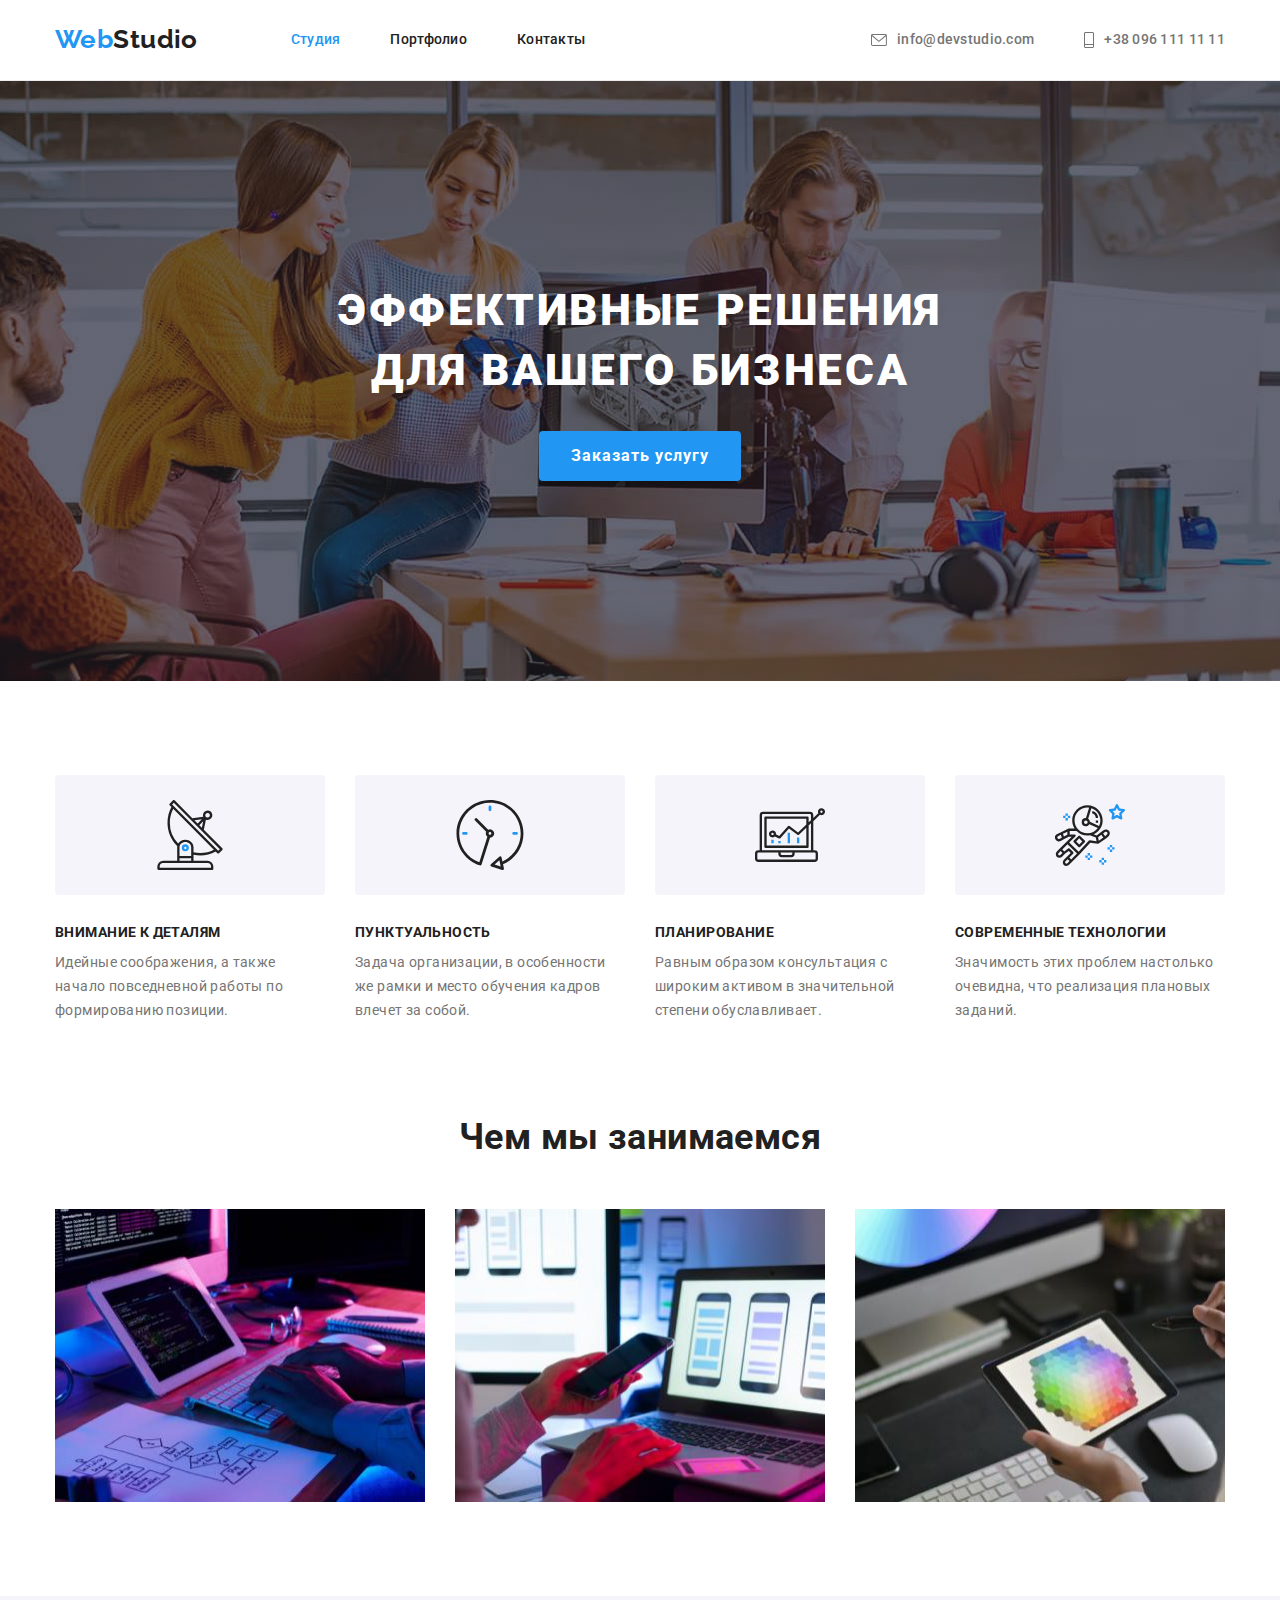
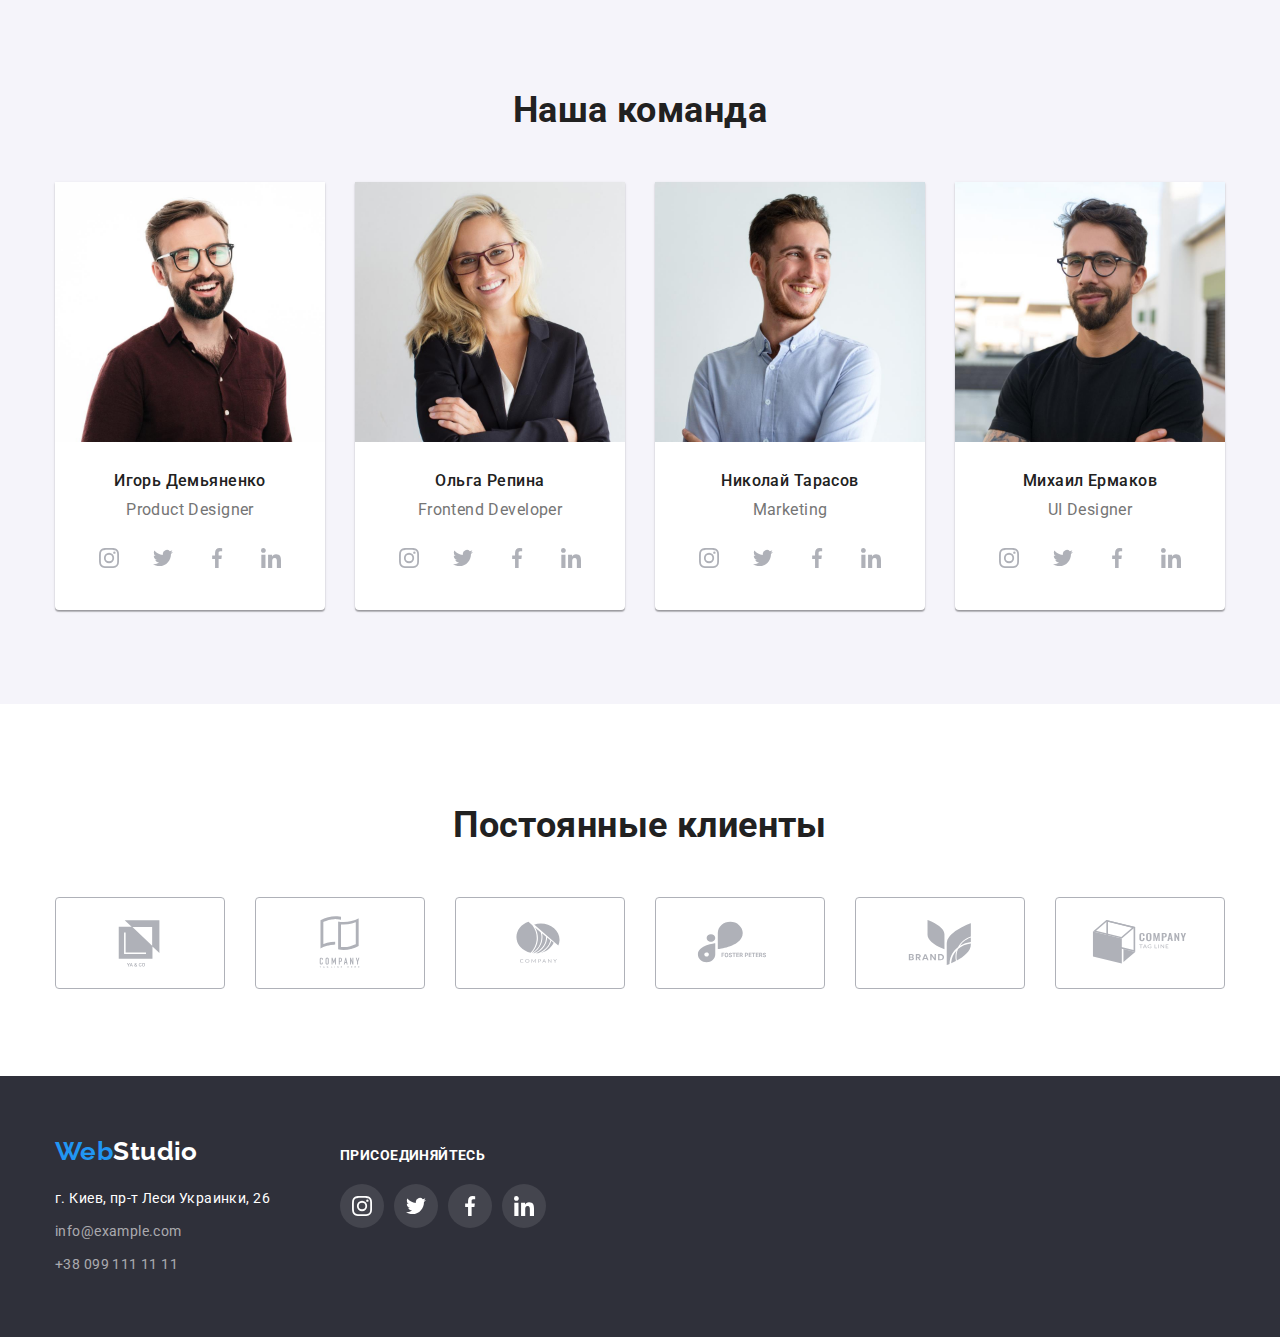
<file: index.html>
<!DOCTYPE html>
<html lang="ru">
  <head>
    <meta charset="UTF-8" />
    <meta http-equiv="X-UA-Compatible" content="IE=edge" />
    <meta name="viewport" content="width=device-width, initial-scale=1.0" />
    <title>WebStudio</title>
    <link
      href="https://fonts.googleapis.com/css2?family=Raleway:wght@700&family=Roboto:wght@400;500;700;900&display=swap"
      rel="stylesheet"
    />
    <link
      rel="stylesheet"
      href="https://cdnjs.cloudflare.com/ajax/libs/modern-normalize/0.6.0/modern-normalize.min.css"
    />
    <link rel="stylesheet" href="./css/styles.css" />
  </head>
  <body>
    <header class="page-header">
      <div class="container main-nav">
        <nav class="menu-nav">
          <a href="./index.html" class="logo-header link"
            ><span class="logo-accent">Web</span>Studio
          </a>
          <ul class="site-nav list">
            <li class="site-nav-item">
              <a href="./index.html" class="link current">Студия</a>
            </li>
            <li class="site-nav-item">
              <a href="./portfolio.html" class="link">Портфолио</a>
            </li>
            <li class="site-nav-item">
              <a href="./index.html" class="link">Контакты</a>
            </li>
          </ul>
        </nav>
        <ul class="site-contact list">
          <li class="site-contact-item">
            <a href="mailto:info@devstudio.com" class="link">
              <svg class="icon icon-envelope">
                <use href="./images/icons.svg#icon-envelope"></use>
              </svg>
              info@devstudio.com
            </a>
          </li>
          <li class="site-contact-item">
            <a href="tel:+380961111111" class="link">
              <svg class="icon icon-phone">
                <use href="./images/icons.svg#icon-phone"></use>
              </svg>
              +38 096 111 11 11</a
            >
          </li>
        </ul>
      </div>
    </header>
    <main>
      <section class="section hero">
        <h1 class="hero-title">эффективные решения для вашего бизнеса</h1>
        <button type="button" class="btn accent-btn">Заказать услугу</button>
      </section>

      <section class="section">
        <div class="container">
          <h2 class="visually-hidden">Преимущества</h2>

          <ul class="list benefits-list">
            <li class="benefits-item">
              <div class="thumb">
                <svg class="icon">
                  <use href="./images/icons.svg#icon-antenna"></use>
                </svg>
              </div>
              <h3 class="benefits-title">Внимание к деталям</h3>
              <p class="benefits-text">
                Идейные соображения, а также начало повседневной работы по
                формированию позиции.
              </p>
            </li>
            <li class="benefits-item">
              <div class="thumb">
                <svg class="icon">
                  <use href="./images/icons.svg#icon-clock"></use>
                </svg>
              </div>
              <h3 class="benefits-title">Пунктуальность</h3>
              <p class="benefits-text">
                Задача организации, в особенности же рамки и место обучения
                кадров влечет за собой.
              </p>
            </li>
            <li class="benefits-item">
              <div class="thumb">
                <svg class="icon">
                  <use href="./images/icons.svg#icon-diagram"></use>
                </svg>
              </div>
              <h3 class="benefits-title">Планирование</h3>
              <p class="benefits-text">
                Равным образом консультация с широким активом в значительной
                степени обуславливает.
              </p>
            </li>
            <li class="benefits-item">
              <div class="thumb">
                <svg class="icon">
                  <use href="./images/icons.svg#icon-astronaut"></use>
                </svg>
              </div>
              <h3 class="benefits-title">Современные технологии</h3>
              <p class="benefits-text">
                Значимость этих проблем настолько очевидна, что реализация
                плановых заданий.
              </p>
            </li>
          </ul>
        </div>
      </section>
      <section class="section section-works">
        <div class="container">
          <h2 class="section-title">Чем мы занимаемся</h2>
          <ul class="list works-list">
            <li class="works-item">
              <img src="./images/img-1.jpg" alt="Программирование сайта" />
            </li>
            <li class="works-item">
              <img src="./images/img-2.jpg" alt="Проверка макетов" />
            </li>
            <li class="works-item">
              <img src="./images/img-3.jpg" alt="Подбор цвета" />
            </li>
          </ul>
        </div>
      </section>
      <section class="section team">
        <div class="container">
          <h2 class="section-title">Наша команда</h2>
          <ul class="list team-list">
            <li class="team-list-item">
              <img src="./images/person-1.jpg" alt="Игорь Демьяненко" />

              <div class="team-card-content">
                <h3 class="team-list-title">Игорь Демьяненко</h3>
                <p lang="en" class="team-list-description">Product Designer</p>

                <ul class="social-links list">
                  <li class="social-links-item">
                    <a href="" class="social-link link">
                      <svg class="icon">
                        <use href="./images/icons.svg#icon-instagram"></use>
                      </svg>
                    </a>
                  </li>
                  <li class="social-links-item">
                    <a href="" class="social-link link">
                      <svg class="icon">
                        <use href="./images/icons.svg#icon-twitter"></use>
                      </svg>
                    </a>
                  </li>
                  <li class="social-links-item">
                    <a href="" class="social-link link">
                      <svg class="icon">
                        <use href="./images/icons.svg#icon-facebook"></use>
                      </svg>
                    </a>
                  </li>
                  <li class="social-links-item">
                    <a href="" class="social-link link">
                      <svg class="icon">
                        <use href="./images/icons.svg#icon-linkedin"></use>
                      </svg>
                    </a>
                  </li>
                </ul>
              </div>
            </li>
            <li class="team-list-item">
              <img src="./images/person-2.jpg" alt="Ольга Репина" />
              <div class="team-card-content">
                <h3 class="team-list-title">Ольга Репина</h3>
                <p lang="en" class="team-list-description">
                  Frontend Developer
                </p>
                <ul class="social-links list">
                  <li class="social-links-item">
                    <a href="" class="social-link link">
                      <svg class="icon">
                        <use href="./images/icons.svg#icon-instagram"></use>
                      </svg>
                    </a>
                  </li>
                  <li class="social-links-item">
                    <a href="" class="social-link link">
                      <svg class="icon">
                        <use href="./images/icons.svg#icon-twitter"></use>
                      </svg>
                    </a>
                  </li>
                  <li class="social-links-item">
                    <a href="" class="social-link link">
                      <svg class="icon">
                        <use href="./images/icons.svg#icon-facebook"></use>
                      </svg>
                    </a>
                  </li>
                  <li class="social-links-item">
                    <a href="" class="social-link link">
                      <svg class="icon">
                        <use href="./images/icons.svg#icon-linkedin"></use>
                      </svg>
                    </a>
                  </li>
                </ul>
              </div>
            </li>
            <li class="team-list-item">
              <img src="./images/person-3.jpg" alt="Николай Тарасов" />
              <div class="team-card-content">
                <h3 class="team-list-title">Николай Тарасов</h3>
                <p lang="en" class="team-list-description">Marketing</p>
                <ul class="social-links list">
                  <li class="social-links-item">
                    <a href="" class="social-link link">
                      <svg class="icon">
                        <use href="./images/icons.svg#icon-instagram"></use>
                      </svg>
                    </a>
                  </li>
                  <li class="social-links-item">
                    <a href="" class="social-link link">
                      <svg class="icon">
                        <use href="./images/icons.svg#icon-twitter"></use>
                      </svg>
                    </a>
                  </li>
                  <li class="social-links-item">
                    <a href="" class="social-link link">
                      <svg class="icon">
                        <use href="./images/icons.svg#icon-facebook"></use>
                      </svg>
                    </a>
                  </li>
                  <li class="social-links-item">
                    <a href="" class="social-link link">
                      <svg class="icon">
                        <use href="./images/icons.svg#icon-linkedin"></use>
                      </svg>
                    </a>
                  </li>
                </ul>
              </div>
            </li>

            <li class="team-list-item">
              <img src="./images/person-4.jpg" alt="Михаил Ермаков" />
              <div class="team-card-content">
                <h3 class="team-list-title">Михаил Ермаков</h3>
                <p lang="en" class="team-list-description">UI Designer</p>
                <ul class="social-links list">
                  <li class="social-links-item">
                    <a href="" class="social-link link">
                      <svg class="icon">
                        <use href="./images/icons.svg#icon-instagram"></use>
                      </svg>
                    </a>
                  </li>
                  <li class="social-links-item">
                    <a href="" class="social-link link">
                      <svg class="icon">
                        <use href="./images/icons.svg#icon-twitter"></use>
                      </svg>
                    </a>
                  </li>
                  <li class="social-links-item">
                    <a href="" class="social-link link">
                      <svg class="icon">
                        <use href="./images/icons.svg#icon-facebook"></use>
                      </svg>
                    </a>
                  </li>
                  <li class="social-links-item">
                    <a href="" class="social-link link">
                      <svg class="icon">
                        <use href="./images/icons.svg#icon-linkedin"></use>
                      </svg>
                    </a>
                  </li>
                </ul>
              </div>
            </li>
          </ul>
        </div>
      </section>
      <section class="section section-clients">
        <div class="container">
          <h2 class="section-title">Постоянные клиенты</h2>
          <ul class="list clients-list">
            <li class="clients-list-item">
              <a href="" class="client-link link">
                <svg class="icon">
                  <use href="./images/icons.svg#icon-group-1"></use>
                </svg>
              </a>
            </li>
            <li class="clients-list-item">
              <a href="" class="client-link link">
                <svg class="icon">
                  <use href="./images/icons.svg#icon-group-2"></use>
                </svg>
              </a>
            </li>
            <li class="clients-list-item">
              <a href="" class="client-link link">
                <svg class="icon">
                  <use href="./images/icons.svg#icon-group-3"></use>
                </svg>
              </a>
            </li>
            <li class="clients-list-item">
              <a href="" class="client-link link">
                <svg class="icon">
                  <use href="./images/icons.svg#icon-group-4"></use>
                </svg>
              </a>
            </li>
            <li class="clients-list-item">
              <a href="" class="client-link link">
                <svg class="icon">
                  <use href="./images/icons.svg#icon-group-5"></use>
                </svg>
              </a>
            </li>
            <li class="clients-list-item">
              <a href="" class="client-link link">
                <svg class="icon">
                  <use href="./images/icons.svg#icon-group-6"></use>
                </svg>
              </a>
            </li>
          </ul>
        </div>
      </section>
    </main>
    <footer class="footer">
      <div class="container page-footer">
        <div class="page-footer-block">
          <a href="./index.html" class="logo-footer link"
            ><span class="logo-accent">Web</span>Studio
          </a>

          <address class="footer-address">
            <ul class="list footer-list">
              <li class="footer-list-item">
                <a
                  href="https://goo.gl/maps/j5LTMicuxcYMiGvK8"
                  target="_blank"
                  rel="noreferrer noopener"
                  class="link address"
                >
                  г. Киев, пр-т Леси Украинки, 26
                </a>
              </li>
              <li class="footer-list-item">
                <a href="mailto:info@example.com" class="link"
                  >info@example.com</a
                >
              </li>
              <li class="footer-list-item">
                <a href="tel:+380991111111" class="link">+38 099 111 11 11</a>
              </li>
            </ul>
          </address>
        </div>
        <div class="page-footer-block">
          <p>Присоединяйтесь</p>
          <ul class="social-links list">
            <li class="social-links-item">
              <a href="" class="social-link link">
                <svg class="icon">
                  <use href="./images/icons.svg#icon-instagram"></use>
                </svg>
              </a>
            </li>
            <li class="social-links-item">
              <a href="" class="social-link link">
                <svg class="icon">
                  <use href="./images/icons.svg#icon-twitter"></use>
                </svg>
              </a>
            </li>
            <li class="social-links-item">
              <a href="" class="social-link link">
                <svg class="icon">
                  <use href="./images/icons.svg#icon-facebook"></use>
                </svg>
              </a>
            </li>
            <li class="social-links-item">
              <a href="" class="social-link link">
                <svg class="icon">
                  <use href="./images/icons.svg#icon-linkedin"></use>
                </svg>
              </a>
            </li>
          </ul>
        </div>
      </div>
    </footer>
  </body>
</html>
</file>
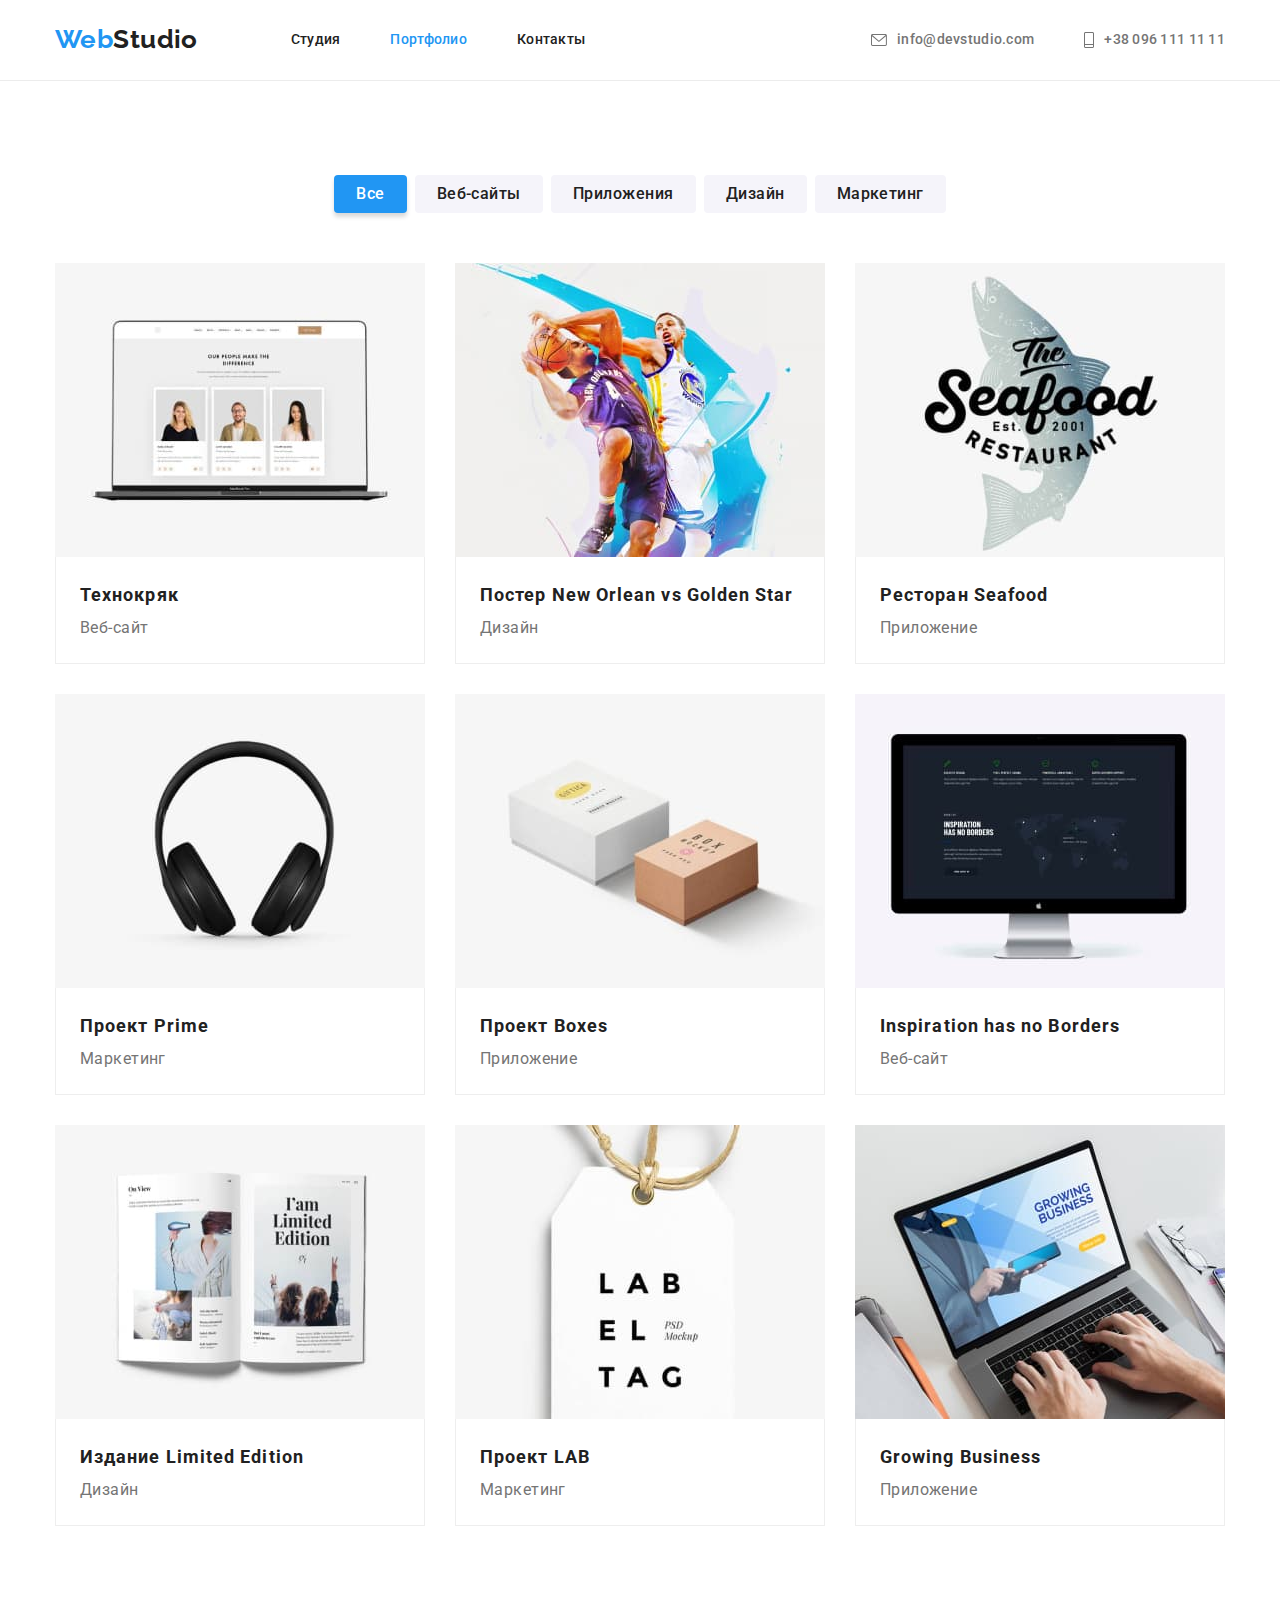
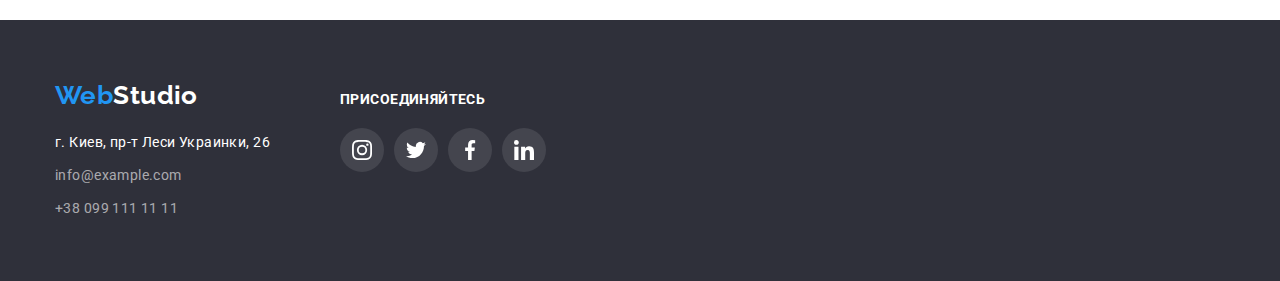
<file: portfolio.html>
<!DOCTYPE html>
<html lang="ru">
  <head>
    <meta charset="UTF-8" />
    <meta http-equiv="X-UA-Compatible" content="IE=edge" />
    <meta name="viewport" content="width=device-width, initial-scale=1.0" />
    <title>WebStudio</title>
    <link
      href="https://fonts.googleapis.com/css2?family=Raleway:wght@700&family=Roboto:wght@400;500;700;900&display=swap"
      rel="stylesheet"
    />
    <link
      rel="stylesheet"
      href="https://cdnjs.cloudflare.com/ajax/libs/modern-normalize/0.6.0/modern-normalize.min.css"
    />
    <link rel="stylesheet" href="./css/styles.css" />
  </head>
  <body>
    <header class="page-header">
      <div class="container main-nav">
        <nav class="menu-nav">
          <a href="./index.html" class="logo-header link"
            ><span class="logo-accent">Web</span>Studio
          </a>
          <ul class="site-nav list">
            <li class="site-nav-item">
              <a href="./index.html" class="link">Студия</a>
            </li>
            <li class="site-nav-item">
              <a href="./portfolio.html" class="link current">Портфолио</a>
            </li>
            <li class="site-nav-item">
              <a href="./index.html" class="link">Контакты</a>
            </li>
          </ul>
        </nav>
        <ul class="site-contact list">
          <li class="site-contact-item">
            <a href="mailto:info@devstudio.com" class="link">
              <svg class="icon icon-envelope">
                <use href="./images/icons.svg#icon-envelope"></use>
              </svg>
              info@devstudio.com
            </a>
          </li>
          <li class="site-contact-item">
            <a href="tel:+380961111111" class="link">
              <svg class="icon icon-phone">
                <use href="./images/icons.svg#icon-phone"></use>
              </svg>
              +38 096 111 11 11</a
            >
          </li>
        </ul>
      </div>
    </header>
    <main>
      <section class="section">
        <div class="container">
          <h1 class="visually-hidden">Портфолио</h1>
          <ul class="list portfolio-buttons">
            <li>
              <button type="button" class="btn btn-portfolio">Все</button>
            </li>
            <li>
              <button type="button" class="btn">Веб-сайты</button>
            </li>
            <li>
              <button type="button" class="btn">Приложения</button>
            </li>
            <li>
              <button type="button" class="btn">Дизайн</button>
            </li>
            <li>
              <button type="button" class="btn">Маркетинг</button>
            </li>
          </ul>
          <ul class="portfolio-list list">
            <li class="portfolio-item">
              <a href="" class="link portfolio-item-link">
                <img src="./images/portfolio-1.jpg" alt="Ноутбук" />

                <div class="portfolio-card-content">
                  <h2 class="card-heading">Технокряк</h2>
                  <p class="card-text">Веб-сайт</p>
                </div>
              </a>
            </li>

            <li class="portfolio-item">
              <a href="" class="link portfolio-item-link">
                <img
                  src="./images/portfolio-2.jpg"
                  alt="Постер New Orlean vs Golden Star"
                />

                <div class="portfolio-card-content">
                  <h2 class="card-heading">
                    Постер <span lang="en">New Orlean vs Golden Star</span>
                  </h2>
                  <p class="card-text">Дизайн</p>
                </div>
              </a>
            </li>
            <li class="portfolio-item">
              <a href="" class="link portfolio-item-link">
                <img
                  src="./images/portfolio-3.jpg"
                  alt="Логотоп ресторана Seafood"
                />
                <div class="portfolio-card-content">
                  <h2 class="card-heading">
                    Ресторан <span lang="en">Seafood</span>
                  </h2>
                  <p class="card-text">Приложение</p>
                </div>
              </a>
            </li>
            <li class="portfolio-item">
              <a href="" class="link portfolio-item-link">
                <img src="./images/portfolio-4.jpg" alt="Наушники" />
                <div class="portfolio-card-content">
                  <h2 class="card-heading">
                    Проект <span lang="en">Prime</span>
                  </h2>
                  <p class="card-text">Маркетинг</p>
                </div>
              </a>
            </li>
            <li class="portfolio-item">
              <a href="" class="link portfolio-item-link">
                <img src="./images/portfolio-5.jpg" alt="Коробки" />
                <div class="portfolio-card-content">
                  <h2 class="card-heading">
                    Проект <span lang="en">Boxes</span>
                  </h2>
                  <p class="card-text">Приложение</p>
                </div>
              </a>
            </li>
            <li class="portfolio-item">
              <a href="" class="link portfolio-item-link">
                <img src="./images/portfolio-6.jpg" alt="Монитор" />
                <div class="portfolio-card-content">
                  <h2 class="card-heading">
                    <span lang="en">Inspiration has no Borders</span>
                  </h2>
                  <p class="card-text">Веб-сайт</p>
                </div>
              </a>
            </li>
            <li class="portfolio-item">
              <a href="" class="link portfolio-item-link">
                <img src="./images/portfolio-7.jpg" alt="Книга" />
                <div class="portfolio-card-content">
                  <h2 class="card-heading">
                    Издание <span lang="en"> Limited Edition</span>
                  </h2>
                  <p class="card-text">Дизайн</p>
                </div>
              </a>
            </li>
            <li class="portfolio-item">
              <a href="" class="link portfolio-item-link">
                <img src="./images/portfolio-8.jpg" alt="Этикетка" />
                <div class="portfolio-card-content">
                  <h2 class="card-heading">
                    Проект<span lang="en"> LAB</span>
                  </h2>
                  <p class="card-text">Маркетинг</p>
                </div>
              </a>
            </li>
            <li class="portfolio-item">
              <a href="" class="link portfolio-item-link">
                <img src="./images/portfolio-9.jpg" alt="Ноутбук" />
                <div class="portfolio-card-content">
                  <h2 class="card-heading">
                    <span lang="en">Growing Business</span>
                  </h2>
                  <p class="card-text">Приложение</p>
                </div>
              </a>
            </li>
          </ul>
        </div>
      </section>
    </main>
    <footer class="footer">
      <div class="container page-footer">
        <div class="page-footer-block">
          <a href="./index.html" class="logo-footer link"
            ><span class="logo-accent">Web</span>Studio
          </a>

          <address class="footer-address">
            <ul class="list footer-list">
              <li class="footer-list-item">
                <a
                  href="https://goo.gl/maps/j5LTMicuxcYMiGvK8"
                  target="_blank"
                  rel="noreferrer noopener"
                  class="link address"
                >
                  г. Киев, пр-т Леси Украинки, 26
                </a>
              </li>
              <li class="footer-list-item">
                <a href="mailto:info@example.com" class="link"
                  >info@example.com</a
                >
              </li>
              <li class="footer-list-item">
                <a href="tel:+380991111111" class="link">+38 099 111 11 11</a>
              </li>
            </ul>
          </address>
        </div>
        <div class="page-footer-block">
          <p>Присоединяйтесь</p>
          <ul class="social-links list">
            <li class="social-links-item">
              <a href="" class="social-link link">
                <svg class="icon">
                  <use href="./images/icons.svg#icon-instagram"></use>
                </svg>
              </a>
            </li>
            <li class="social-links-item">
              <a href="" class="social-link link">
                <svg class="icon">
                  <use href="./images/icons.svg#icon-twitter"></use>
                </svg>
              </a>
            </li>
            <li class="social-links-item">
              <a href="" class="social-link link">
                <svg class="icon">
                  <use href="./images/icons.svg#icon-facebook"></use>
                </svg>
              </a>
            </li>
            <li class="social-links-item">
              <a href="" class="social-link link">
                <svg class="icon">
                  <use href="./images/icons.svg#icon-linkedin"></use>
                </svg>
              </a>
            </li>
          </ul>
        </div>
      </div>
    </footer>
  </body>
</html>
</file>
<file: css/styles.css>
:root {
  --primary-text-color: #757575;
  --title-text-color: #212121;
  --accent-color: #2196f3;
  --primary-background-color: #ffffff;
  --hero-background-color: #2f303a;
  --elements-background-color: #f5f4fa;
  --line-color: #ececec;
  --card-set-gap: 30px;
  --footer-address-color: rgba(255, 255, 255, 0.6);
  --hero-gradient: rgba(47, 48, 58, 0.4);
  --social-links-color: #afb1b8;
}

html {
  box-sizing: border-box;
}

*,
*::before,
*::after {
  box-sizing: inherit;
}
p {
  margin: 0;
}
ul {
  margin: 0;
  padding: 0;
}

h1,
h2,
h3,
h4,
h5,
h6 {
  margin-top: 0;
  margin-bottom: 0;
}

.visually-hidden {
  position: absolute;
  width: 1px;
  height: 1px;
  margin: -1px;
  padding: 0;
  overflow: hidden;
  border: 0;
  clip: rect(0 0 0 0);
}

img {
  display: block;
  max-width: 100%;
}
body {
  background-color: var(--primary-background-color);
  color: var(--primary-text-color);
  font-family: Roboto, sans-serif;
  letter-spacing: 0.03em;
  font-size: 14px;
  line-height: 1.14;
}

.container {
  width: 1200px;
  padding-left: 15px;
  padding-right: 15px;
  margin-right: auto;
  margin-left: auto;
}

.link {
  text-decoration: none;
}

.list {
  list-style-type: none;
}

.logo-header {
  color: var(--title-text-color);
  font-family: Raleway, sans-serif;
  font-size: 26px;
  font-weight: 700;
  line-height: 1.2;
}
.site-nav .link {
  color: var(--title-text-color);
  font-weight: 500;
  letter-spacing: 0.02em;
}

.section {
  padding-top: 94px;
  padding-bottom: 94px;
}

.site-nav .link:hover,
.site-nav .link:focus,
.site-nav .link.current,
.logo-accent {
  color: var(--accent-color);
}

.site-contact .link {
  color: var(--primary-text-color);
  font-weight: 500;
  letter-spacing: 0.02em;
}

.site-contact .link:hover,
.site-contact .link:focus {
  color: var(--accent-color);
}

.site-contact {
  display: flex;
}

.main-nav {
  display: flex;
  justify-content: space-between;
  align-items: center;
}

.menu-nav {
  display: flex;
  align-items: center;
}

.site-nav {
  display: flex;
  margin-left: 93px;
}

.logo-header.link {
  padding-top: 24px;
  padding-bottom: 25px;
}

.site-nav-item > .link {
  display: block;
  padding: 32px 0;
}
.site-nav-item:not(:first-child) {
  margin-left: 50px;
}

.site-contact-item > .link {
  display: block;
  padding: 32px 0;
}

.site-contact-item:nth-child(2) {
  margin-left: 50px;
}

.section.hero {
  padding-bottom: 200px;
  padding-top: 200px;
  max-width: 1600px;
  margin-left: auto;
  margin-right: auto;
  color: var(--primary-background-color);
  background-image: linear-gradient(
      to right,
      var(--hero-gradient),
      var(--hero-gradient)
    ),
    url('../images/hero.jpg');

  background-repeat: no-repeat;
  background-position: center;
  background-size: cover;
  text-align: center;
  background-color: var(--hero-background-color);
}

.hero .hero-title {
  max-width: 696px;
  margin: 0 auto;
  margin-bottom: var(--card-set-gap);
  font-weight: 900;
  font-size: 44px;
  line-height: 1.36;
  letter-spacing: 0.06em;
  text-transform: uppercase;
}
.page-header {
  border-bottom: 1px solid var(--line-color);
}
.btn {
  display: inline-block;
  background-color: var(--elements-background-color);
  cursor: pointer;
  color: var(--title-text-color);
  font-family: inherit;
  font-weight: 500;
  font-size: 16px;
  line-height: 1.625;
  text-align: center;
  border: 0;
  letter-spacing: 0.03em;
  border-radius: 4px;
  padding: 6px 22px;
}
.btn:hover,
.btn:focus {
  background-color: var(--accent-color);
  color: var(--primary-background-color);
}
.portfolio-buttons .btn:hover,
.portfolio-buttons .btn:focus {
  box-shadow: 0px 3px 1px rgba(0, 0, 0, 0.1), 0px 1px 2px rgba(0, 0, 0, 0.08),
    0px 2px 2px rgba(0, 0, 0, 0.12);
}

.accent-btn {
  padding: 10px 32px;
  background-color: var(--accent-color);
  color: var(--primary-background-color);
  font-weight: 700;
  line-height: 1.875;
  letter-spacing: 0.06em;
  box-shadow: 0px 4px 4px rgba(0, 0, 0, 0.15);
  border-radius: 4px;
  min-width: 200px;
}

.btn-portfolio {
  background-color: var(--accent-color);
  color: var(--primary-background-color);
  box-shadow: 0px 4px 4px rgba(0, 0, 0, 0.15);
}

/* .heading-hidden {
  display: none;
} */

.benefits-list {
  display: flex;
  margin-right: calc(-1 * var(--card-set-gap));
}

.benefits-item {
  flex-basis: calc((100% / 4) - var(--card-set-gap));
  margin-right: var(--card-set-gap);
}

.benefits-item > .benefits-text {
  line-height: 1.714;
}

.section-title {
  color: var(--title-text-color);
  font-weight: 700;
  font-size: 36px;
  line-height: 1.16;
  text-align: center;
}

.team {
  background-color: var(--elements-background-color);
}

.team-list {
  display: flex;
  justify-content: space-between;
  margin-right: calc(-1 * var(--card-set-gap));
}

.team-list-item {
  margin-right: var(--card-set-gap);
  flex-basis: calc((100% / 4) - var(--card-set-gap));
  border-radius: 0px 0px 4px 4px;
  overflow: hidden;
  background-color: var(--primary-background-color);
  box-shadow: 0px 1px 3px rgba(0, 0, 0, 0.12), 0px 1px 1px rgba(0, 0, 0, 0.14),
    0px 2px 1px rgba(0, 0, 0, 0.2);
}

.team-card-content > .team-list-title {
  margin-bottom: 10px;
  color: var(--title-text-color);
  font-weight: 500;
  font-size: 16px;
  line-height: 1.18;
  text-align: center;
}

.team-card-content {
  padding: 30px 32px;
}

.team-card-content > .team-list-description {
  margin-bottom: 16px;
  font-size: 16px;
  line-height: 1.18;
  text-align: center;
}

.footer {
  padding: 60px 0;
  background-color: var(--hero-background-color);
}

.logo-footer {
  color: var(--primary-background-color);
  font-family: Raleway, sans-serif;
  font-size: 26px;
  font-weight: 700;
  line-height: 1.2;
}

.footer-list-item .link {
  color: var(--footer-address-color);
  font-style: normal;
  line-height: 1.71;
}

.footer-address {
  font-style: normal;
}
.footer-list-item > .link.address {
  color: var(--primary-background-color);
}
.footer-list-item .link:hover,
.footer-list-item .link:focus {
  color: var(--accent-color);
}

.portfolio-item .card-heading {
  color: var(--title-text-color);
  font-weight: 700;
  font-size: 18px;
  line-height: 2;
  letter-spacing: 0.06em;
}

.section.section-works {
  padding-top: 0;
}
.section.section-clients {
  padding-top: 101px;
  padding-bottom: 87px;
}

.works-list {
  display: flex;
  margin-right: calc(-1 * var(--card-set-gap));
  justify-content: center;
}
.works-list > .works-item {
  margin-right: var(--card-set-gap);
  flex-basis: calc((100% / 3) - var(--card-set-gap));
}

.benefits-title {
  margin-bottom: 10px;
  color: var(--title-text-color);
  font-weight: 700;
  text-transform: uppercase;
  font-size: 14px;
}
.section-works .section-title,
.team .section-title {
  margin-bottom: 50px;
}

.footer .logo-footer {
  display: block;
  margin-bottom: 20px;
}

.footer-list-item:not(:last-child) {
  display: block;
  margin-bottom: 9px;
}

.portfolio-buttons {
  display: flex;
  margin-bottom: 50px;
  justify-content: center;
}

.portfolio-buttons li:not(:last-child) {
  margin-right: 8px;
}
.portfolio-item .card-text {
  font-size: 16px;
  line-height: 1.875;
}

.portfolio-item-link {
  color: inherit;
  display: block;
}

.portfolio-list {
  display: flex;
  flex-wrap: wrap;
  margin-right: calc(-1 * var(--card-set-gap));
  margin-bottom: calc(-1 * var(--card-set-gap));
}

.portfolio-item {
  margin-right: var(--card-set-gap);
  margin-bottom: var(--card-set-gap);
  flex-basis: calc((100% / 3) - var(--card-set-gap));
}

.portfolio-item .portfolio-item-link:hover,
.portfolio-item .portfolio-item-link:focus {
  cursor: pointer;
  box-shadow: 0px 1px 1px rgba(0, 0, 0, 0.12), 0px 4px 4px rgba(0, 0, 0, 0.06),
    1px 4px 6px rgba(0, 0, 0, 0.16);
}

.portfolio-card-content {
  padding: 20px 24px;
  border: 1px solid #eeeeee;
  border-top: 0;
}

.site-contact-item .link {
  display: flex;
  align-items: center;
}
.icon-envelope {
  width: 16px;
  height: 12px;
  margin-right: 10px;
  fill: var(--primary-text-color);
}
.icon-phone {
  width: 10px;
  height: 16px;
  margin-right: 10px;
  fill: var(--primary-text-color);
}

.site-contact-item .link:hover .icon-envelope,
.site-contact-item .link:focus .icon-envelope,
.site-contact-item .link:hover .icon-phone,
.site-contact-item .link:focus .icon-phone {
  fill: var(--accent-color);
}

.benefits-item .icon {
  width: 70px;
  height: 70px;
}

.benefits-item .thumb {
  display: flex;
  align-items: center;
  justify-content: center;
  margin-bottom: var(--card-set-gap);
  background-color: var(--elements-background-color);
  border-radius: 4px;
  width: 270px;
  height: 120px;
}

.social-links {
  display: flex;
}

.social-links-item .icon {
  width: 20px;
  height: 20px;
  fill: var(--social-links-color);
}
.social-links-item {
  width: 44px;
  height: 44px;
}

.social-links-item .social-link {
  width: 100%;
  height: 100%;
  display: flex;
  align-items: center;
  justify-content: center;
}

.social-links-item:not(:last-child) {
  margin-right: 10px;
}

.social-link {
  cursor: pointer;
  border-radius: 50%;
}
.social-link:hover,
.social-link:focus {
  background-color: var(--accent-color);
}

.social-links-item .social-link:hover .icon,
.social-links-item .social-link:focus .icon {
  fill: var(--primary-background-color);
  background-color: var(--accent-color);
}

.clients-list {
  display: flex;
  margin-right: -30px;
}

.clients-list-item {
  width: 170px;
  height: 92px;
  border: 1px solid var(--social-links-color);
  border-radius: 4px;
}

.client-link .icon {
  height: 60px;
  width: 106px;
  fill: var(--social-links-color);
}

.clients-list-item .client-link {
  width: 100%;
  height: 100%;
  display: flex;
  align-items: center;
  justify-content: center;
}
.clients-list-item {
  margin-right: 30px;
}
.section-clients .section-title {
  margin-bottom: 50px;
}

.clients-list-item:hover,
.clients-list-item:focus {
  border: 1px solid var(--accent-color);
}

.clients-list-item .client-link:hover .icon,
.clients-list-item .client-link:focus .icon {
  fill: var(--accent-color);
}

.page-footer {
  display: flex;
  align-items: baseline;
}
.page-footer-block p {
  font-weight: 700;
  text-transform: uppercase;
  color: var(--primary-background-color);
  margin-bottom: 20px;
}
.page-footer-block:first-child {
  margin-right: 70px;
}

.page-footer-block .social-links {
  margin: 0;
}

.page-footer-block .social-links-item {
  border-radius: 50%;
  background-color: rgba(255, 255, 255, 0.1);
}

.page-footer-block .social-links-item .icon {
  fill: var(--primary-background-color);
}
</file>
